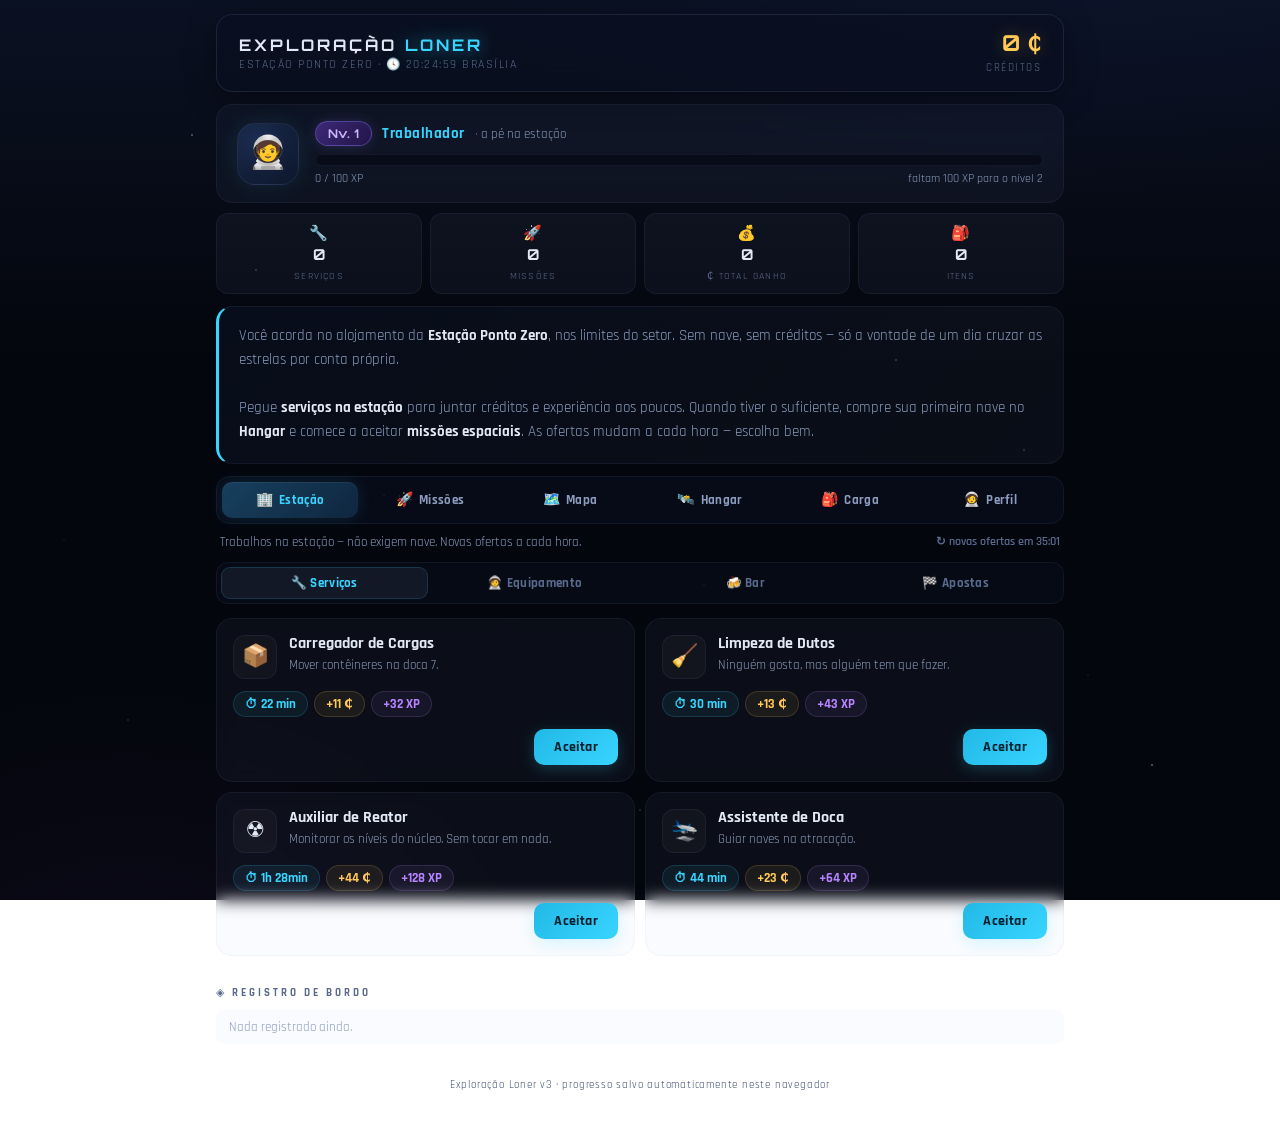
<file: index.html>
<!DOCTYPE html>
<html lang="pt-BR">
<head>
<meta charset="UTF-8">
<meta name="viewport" content="width=device-width, initial-scale=1.0">
<title>Exploração Loner — Ponto Zero</title>
<link rel="preconnect" href="https://fonts.googleapis.com">
<link href="https://fonts.googleapis.com/css2?family=Orbitron:wght@500;700&family=Rajdhani:wght@400;500;600;700&display=swap" rel="stylesheet">
<link rel="stylesheet" href="style.css">
</head>
<body>
<div class="stars"></div>
<div class="stars stars2"></div>

<div class="wrap">

  <header>
    <div class="brand">
      <h1>EXPLORAÇÃO <span>LONER</span></h1>
      <div class="subtitle">Estação Ponto Zero · 🕓 <span class="live-brt" id="brtClock">--:--</span> Brasília</div>
    </div>
    <div class="credits-box">
      <div class="credits"><span id="credits">0</span> ₵</div>
      <small>créditos</small>
    </div>
  </header>

  <!-- painel do jogador -->
  <section class="player-panel">
    <div class="avatar" id="avatar">🧑‍🚀</div>
    <div class="player-info">
      <div class="player-row">
        <span class="level-badge">Nv. <b id="level">1</b></span>
        <span class="rank" id="rank">Trabalhador</span>
        <span class="ship-tag" id="shipName">a pé</span>
      </div>
      <div class="xp-outer" title="Experiência">
        <div class="xp-inner" id="xpBar"></div>
      </div>
      <div class="xp-text"><span id="xpText">0 / 100 XP</span><span id="xpNext"></span></div>
      <div class="fuel-row" id="fuelRow" style="display:none">
        <span class="fuel-icon">⛽</span>
        <div class="fuel-outer"><div class="fuel-inner" id="fuelBar"></div></div>
        <span class="fuel-text" id="fuelText">0/0</span>
      </div>
    </div>
  </section>

  <!-- estatísticas -->
  <section class="stats-row">
    <div class="stat"><span class="st-icon">🔧</span><b id="stJobs">0</b><span>serviços</span></div>
    <div class="stat"><span class="st-icon">🚀</span><b id="stMissions">0</b><span>missões</span></div>
    <div class="stat"><span class="st-icon">💰</span><b id="stEarned">0</b><span>₵ total ganho</span></div>
    <div class="stat"><span class="st-icon">🎒</span><b id="stItems">0</b><span>itens</span></div>
  </section>

  <div id="introBox" class="intro" style="display:none">
    Você acorda no alojamento da <b>Estação Ponto Zero</b>, nos limites do setor. Sem nave, sem créditos — só a vontade de um dia cruzar as estrelas por conta própria.<br><br>
    Pegue <b>serviços na estação</b> para juntar créditos e experiência aos poucos. Quando tiver o suficiente, compre sua primeira nave no <b>Hangar</b> e comece a aceitar <b>missões espaciais</b>. As ofertas mudam a cada hora — escolha bem.
  </div>

  <div id="activePanel" style="display:none"></div>

  <nav class="tabs">
    <div class="tab on" id="tab-station" onclick="setTab('station')"><span class="tab-icon">🏢</span>Estação</div>
    <div class="tab" id="tab-missions" onclick="setTab('missions')"><span class="tab-icon">🚀</span>Missões</div>
    <div class="tab" id="tab-map" onclick="setTab('map')"><span class="tab-icon">🗺️</span>Mapa</div>
    <div class="tab" id="tab-hangar" onclick="setTab('hangar')"><span class="tab-icon">🛰️</span>Hangar</div>
    <div class="tab" id="tab-cargo" onclick="setTab('cargo')"><span class="tab-icon">🎒</span>Carga<span class="tab-badge" id="invBadge" style="display:none">0</span></div>
    <div class="tab" id="tab-profile" onclick="setTab('profile')"><span class="tab-icon">🧑‍🚀</span>Perfil</div>
  </nav>

  <div class="tab-desc"><span id="tabDesc"></span><span class="rotation-note" id="rotationNote"></span></div>
  <div id="content"></div>

  <section class="log-panel">
    <h3>◈ Registro de bordo</h3>
    <div id="log"></div>
  </section>

  <footer>Exploração Loner v3 · progresso salvo automaticamente neste navegador</footer>
</div>

<div class="toast" id="toast"></div>
<div class="levelup" id="levelup"></div>

<script src="game.js"></script>
</body>
</html>
</file>
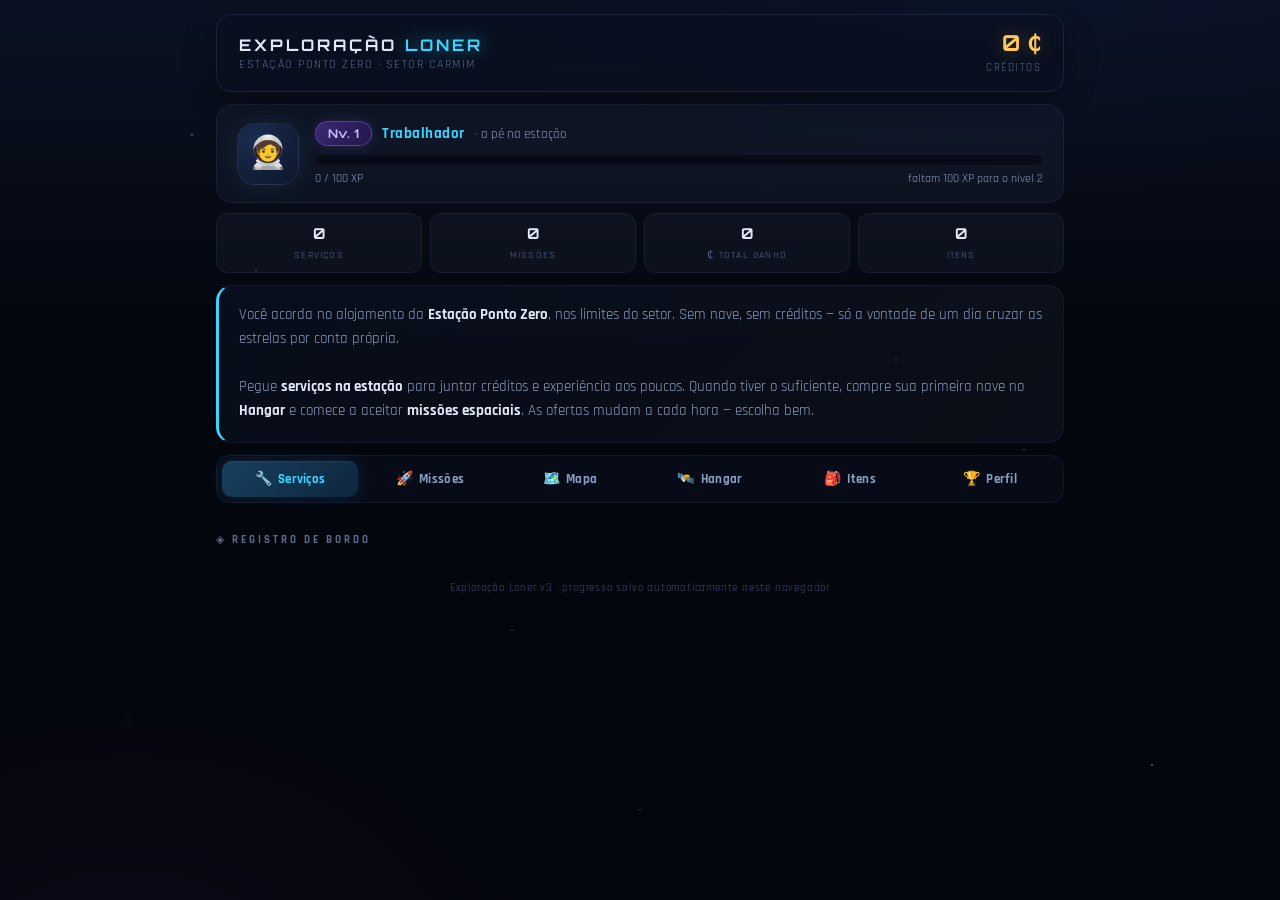
<file: exploracao-espacial.html>
<!DOCTYPE html>
<html lang="pt-BR">
<head>
<meta charset="UTF-8">
<meta name="viewport" content="width=device-width, initial-scale=1.0">
<title>Exploração Loner — Ponto Zero</title>
<link rel="preconnect" href="https://fonts.googleapis.com">
<link href="https://fonts.googleapis.com/css2?family=Orbitron:wght@500;700&family=Rajdhani:wght@400;500;600;700&display=swap" rel="stylesheet">
<link rel="stylesheet" href="style.css">
</head>
<body>
<div class="stars"></div>
<div class="stars stars2"></div>

<div class="wrap">

  <header>
    <div class="brand">
      <h1>EXPLORAÇÃO <span>LONER</span></h1>
      <div class="subtitle">Estação Ponto Zero · Setor Carmim</div>
    </div>
    <div class="credits-box">
      <div class="credits"><span id="credits">0</span> ₵</div>
      <small>créditos</small>
    </div>
  </header>

  <!-- painel do jogador -->
  <section class="player-panel">
    <div class="avatar" id="avatar">🧑‍🚀</div>
    <div class="player-info">
      <div class="player-row">
        <span class="level-badge">Nv. <b id="level">1</b></span>
        <span class="rank" id="rank">Trabalhador</span>
        <span class="ship-tag" id="shipName">a pé</span>
      </div>
      <div class="xp-outer" title="Experiência">
        <div class="xp-inner" id="xpBar"></div>
      </div>
      <div class="xp-text"><span id="xpText">0 / 100 XP</span><span id="xpNext"></span></div>
      <div class="fuel-row" id="fuelRow" style="display:none">
        <span class="fuel-icon">⛽</span>
        <div class="fuel-outer"><div class="fuel-inner" id="fuelBar"></div></div>
        <span class="fuel-text" id="fuelText">0/0</span>
      </div>
    </div>
  </section>

  <!-- estatísticas -->
  <section class="stats-row">
    <div class="stat"><b id="stJobs">0</b><span>serviços</span></div>
    <div class="stat"><b id="stMissions">0</b><span>missões</span></div>
    <div class="stat"><b id="stEarned">0</b><span>₵ total ganho</span></div>
    <div class="stat"><b id="stItems">0</b><span>itens</span></div>
  </section>

  <div id="introBox" class="intro" style="display:none">
    Você acorda no alojamento da <b>Estação Ponto Zero</b>, nos limites do setor. Sem nave, sem créditos — só a vontade de um dia cruzar as estrelas por conta própria.<br><br>
    Pegue <b>serviços na estação</b> para juntar créditos e experiência aos poucos. Quando tiver o suficiente, compre sua primeira nave no <b>Hangar</b> e comece a aceitar <b>missões espaciais</b>. As ofertas mudam a cada hora — escolha bem.
  </div>

  <div id="activePanel" style="display:none"></div>

  <nav class="tabs">
    <div class="tab on" id="tab-jobs" onclick="setTab('jobs')"><span class="tab-icon">🔧</span>Serviços</div>
    <div class="tab" id="tab-missions" onclick="setTab('missions')"><span class="tab-icon">🚀</span>Missões</div>
    <div class="tab" id="tab-map" onclick="setTab('map')"><span class="tab-icon">🗺️</span>Mapa</div>
    <div class="tab" id="tab-hangar" onclick="setTab('hangar')"><span class="tab-icon">🛰️</span>Hangar</div>
    <div class="tab" id="tab-inventory" onclick="setTab('inventory')"><span class="tab-icon">🎒</span>Itens<span class="tab-badge" id="invBadge" style="display:none">0</span></div>
    <div class="tab" id="tab-profile" onclick="setTab('profile')"><span class="tab-icon">🏆</span>Perfil</div>
  </nav>

  <div class="rotation-note" id="rotationNote"></div>
  <div id="content"></div>

  <section class="log-panel">
    <h3>◈ Registro de bordo</h3>
    <div id="log"></div>
  </section>

  <footer>Exploração Loner v3 · progresso salvo automaticamente neste navegador</footer>
</div>

<div class="toast" id="toast"></div>
<div class="levelup" id="levelup"></div>

<script src="game.js"></script>
</body>
</html>
</file>
<file: style.css>
/* ============================================================
   EXPLORAÇÃO LONER — tema escuro moderno (glass + neon suave)
   ============================================================ */

:root {
  --bg0: #04060d;
  --bg1: #0a1122;

  --panel: rgba(148, 170, 220, 0.05);
  --panel-solid: #0c1322;
  --panel-hover: rgba(148, 170, 220, 0.09);
  --border: rgba(148, 170, 220, 0.13);
  --border-soft: rgba(148, 170, 220, 0.08);

  --text: #e2e8f5;
  --dim: #8b9cbd;
  --faint: #5a6a8c;

  --accent: #38d5ff;
  --accent2: #8b7bff;
  --gold: #ffc857;
  --green: #4ade80;
  --red: #f87171;
  --orange: #fb923c;
  --xp: #b784ff;

  --r-comum: #94a3b8;
  --r-incomum: #4ade80;
  --r-raro: #38a5ff;
  --r-epico: #b784ff;
  --r-lendario: #ffc857;

  --radius: 16px;
  --radius-sm: 10px;
}

* { margin: 0; padding: 0; box-sizing: border-box; }

html { scrollbar-color: #223052 transparent; }

body {
  background:
    radial-gradient(ellipse 900px 500px at 80% -10%, #14205033 0%, transparent 60%),
    radial-gradient(ellipse 700px 500px at 10% 110%, #2a174633 0%, transparent 60%),
    linear-gradient(180deg, var(--bg1) 0%, var(--bg0) 40%);
  background-attachment: fixed;
  color: var(--text);
  font-family: 'Rajdhani', 'Segoe UI', system-ui, sans-serif;
  font-size: 16px;
  min-height: 100vh;
  overflow-x: hidden;
}

/* ---------- fundo estrelado ---------- */
.stars {
  position: fixed; inset: 0; pointer-events: none; z-index: 0;
  background:
    radial-gradient(1px 1px at 20% 30%, #fff8, transparent),
    radial-gradient(1px 1px at 40% 70%, #fff6, transparent),
    radial-gradient(1.5px 1.5px at 60% 20%, #fffa, transparent),
    radial-gradient(1px 1px at 80% 50%, #fff7, transparent),
    radial-gradient(1px 1px at 10% 80%, #fff5, transparent),
    radial-gradient(1.5px 1.5px at 90% 85%, #fff8, transparent),
    radial-gradient(1px 1px at 50% 90%, #fff6, transparent),
    radial-gradient(1px 1px at 70% 40%, #fff9, transparent),
    radial-gradient(1px 1px at 30% 55%, #fff5, transparent),
    radial-gradient(1.5px 1.5px at 15% 15%, #fff7, transparent);
  animation: twinkle 7s ease-in-out infinite;
}
.stars2 {
  background:
    radial-gradient(1px 1px at 25% 45%, #9fd8ff55, transparent),
    radial-gradient(1px 1px at 55% 65%, #9fd8ff44, transparent),
    radial-gradient(1.5px 1.5px at 75% 15%, #c0a8ff44, transparent),
    radial-gradient(1px 1px at 85% 75%, #9fd8ff33, transparent),
    radial-gradient(1px 1px at 5% 60%, #c0a8ff33, transparent);
  animation-delay: 3.5s;
}
@keyframes twinkle { 0%, 100% { opacity: 1; } 50% { opacity: .75; } }

.wrap { position: relative; z-index: 1; max-width: 880px; margin: 0 auto; padding: 14px 16px 48px; }

/* ============================================================
   HEADER (fixo no topo, com blur)
   ============================================================ */
header {
  position: sticky; top: 10px; z-index: 40;
  display: flex; justify-content: space-between; align-items: center;
  padding: 14px 22px;
  background: rgba(10, 16, 32, 0.72);
  backdrop-filter: blur(16px);
  -webkit-backdrop-filter: blur(16px);
  border: 1px solid var(--border);
  border-radius: var(--radius);
  margin-bottom: 12px;
  box-shadow: 0 8px 32px #00000055;
}
.brand h1 {
  font-family: 'Orbitron', sans-serif;
  font-size: 16px; font-weight: 700; letter-spacing: 3px; color: var(--text);
}
.brand h1 span { color: var(--accent); text-shadow: 0 0 18px #38d5ff99; }
.brand .subtitle { font-size: 11.5px; color: var(--faint); letter-spacing: 1.5px; margin-top: 2px; text-transform: uppercase; }
.credits-box { text-align: right; }
.credits {
  font-family: 'Orbitron', sans-serif;
  font-size: 22px; font-weight: 700; color: var(--gold);
  text-shadow: 0 0 18px #ffc85744;
}
.credits-box small { font-size: 10.5px; color: var(--faint); letter-spacing: 1.5px; text-transform: uppercase; }

/* ============================================================
   PAINEL DO JOGADOR
   ============================================================ */
.player-panel {
  display: flex; gap: 16px; align-items: center;
  background: var(--panel);
  backdrop-filter: blur(10px);
  border: 1px solid var(--border-soft);
  border-radius: var(--radius);
  padding: 16px 20px;
  margin-bottom: 10px;
}
.avatar {
  width: 62px; height: 62px; flex-shrink: 0;
  display: flex; align-items: center; justify-content: center;
  font-size: 32px;
  background: radial-gradient(circle at 35% 30%, #1e2d54, #0b1122);
  border: 1px solid var(--border);
  border-radius: 18px;
  box-shadow: 0 0 24px #38d5ff1a, inset 0 0 20px #38d5ff0d;
}
.player-info { flex: 1; min-width: 0; }
.player-row { display: flex; align-items: center; gap: 10px; flex-wrap: wrap; margin-bottom: 8px; }
.level-badge {
  font-family: 'Orbitron', sans-serif;
  font-size: 12px; font-weight: 700;
  background: linear-gradient(135deg, #3d2a78, #221548);
  border: 1px solid #8b7bff66;
  color: #cdb8ff;
  padding: 4px 12px; border-radius: 999px;
  box-shadow: 0 0 14px #8b7bff33;
}
.rank { font-size: 14.5px; font-weight: 700; color: var(--accent); letter-spacing: .5px; }
.ship-tag { font-size: 12.5px; color: var(--dim); }
.ship-tag::before { content: '·  '; color: var(--faint); }

.xp-outer {
  height: 12px; background: #070c18;
  border: 1px solid var(--border-soft);
  border-radius: 999px; overflow: hidden;
  position: relative;
}
.xp-inner {
  height: 100%; width: 0%;
  background: linear-gradient(90deg, #7b5cff, var(--xp), #d0a8ff);
  border-radius: 999px;
  transition: width .6s ease;
  box-shadow: 0 0 12px #b784ff99;
  position: relative; overflow: hidden;
}
.xp-inner::after {
  content: ''; position: absolute; inset: 0;
  background: linear-gradient(110deg, transparent 30%, #ffffff33 50%, transparent 70%);
  animation: shimmer 2.4s infinite;
}
@keyframes shimmer { 0% { transform: translateX(-100%); } 100% { transform: translateX(100%); } }
.xp-text { display: flex; justify-content: space-between; font-size: 11.5px; color: var(--dim); margin-top: 5px; font-variant-numeric: tabular-nums; }

.fuel-row { display: flex; align-items: center; gap: 8px; margin-top: 9px; }
.fuel-icon { font-size: 13px; }
.fuel-outer {
  flex: 1; height: 9px; background: #070c18;
  border: 1px solid var(--border-soft);
  border-radius: 999px; overflow: hidden;
}
.fuel-inner {
  height: 100%; width: 0%;
  background: linear-gradient(90deg, #f97316, var(--orange), #fdba74);
  border-radius: 999px; transition: width .4s ease;
  box-shadow: 0 0 10px #fb923c77;
}
.fuel-text { font-size: 11.5px; color: var(--dim); font-variant-numeric: tabular-nums; white-space: nowrap; font-weight: 600; }

/* ============================================================
   ESTATÍSTICAS
   ============================================================ */
.stats-row { display: grid; grid-template-columns: repeat(4, 1fr); gap: 8px; margin-bottom: 12px; }
.stat {
  background: var(--panel); border: 1px solid var(--border-soft); border-radius: 12px;
  padding: 10px 6px 8px; text-align: center;
  transition: background .2s;
}
.stat:hover { background: var(--panel-hover); }
.stat .st-icon { display: block; font-size: 15px; margin-bottom: 2px; }
.stat b { display: block; font-family: 'Orbitron', sans-serif; font-size: 15px; color: var(--text); }
.stat span { font-size: 10px; color: var(--faint); text-transform: uppercase; letter-spacing: 1.2px; }

/* ============================================================
   INTRO
   ============================================================ */
.intro {
  background: linear-gradient(135deg, #0e1a3255, var(--panel));
  border: 1px solid var(--border-soft);
  border-left: 3px solid var(--accent);
  border-radius: var(--radius);
  padding: 18px 20px; margin-bottom: 12px;
  font-size: 14.5px; color: var(--dim); line-height: 1.65;
}
.intro b { color: var(--text); }

/* ============================================================
   ATIVIDADE ATIVA
   ============================================================ */
.active-panel {
  background: linear-gradient(135deg, #0e1e3d, #0a1428);
  border: 1px solid #38d5ff55;
  border-radius: var(--radius);
  padding: 18px 22px; margin-bottom: 12px;
  box-shadow: 0 0 36px #38d5ff14, inset 0 1px 0 #ffffff0a;
}
.active-head { display: flex; align-items: center; gap: 12px; }
.active-emoji {
  width: 46px; height: 46px; flex-shrink: 0;
  display: flex; align-items: center; justify-content: center;
  font-size: 24px;
  background: #38d5ff14; border: 1px solid #38d5ff33; border-radius: 12px;
}
.active-panel h3 { font-size: 17px; }
.type-tag { font-size: 10.5px; text-transform: uppercase; letter-spacing: 2.5px; color: var(--accent); font-weight: 700; }
.progress-outer {
  height: 12px; background: #060b16;
  border: 1px solid var(--border-soft);
  border-radius: 999px; margin: 14px 0 12px; overflow: hidden;
}
.progress-inner {
  height: 100%; background: linear-gradient(90deg, #0ea5e9, var(--accent), #7ee8ff);
  border-radius: 999px; transition: width 1s linear;
  box-shadow: 0 0 10px #38d5ffaa;
  position: relative; overflow: hidden;
}
.progress-inner::after {
  content: ''; position: absolute; inset: 0;
  background: linear-gradient(110deg, transparent 30%, #ffffff40 50%, transparent 70%);
  animation: shimmer 2s infinite;
}
.active-row { display: flex; justify-content: space-between; align-items: center; font-size: 14px; flex-wrap: wrap; gap: 10px; }
.active-rewards { display: flex; gap: 8px; flex-wrap: wrap; }
.countdown {
  font-family: 'Orbitron', sans-serif; font-size: 17px;
  font-variant-numeric: tabular-nums; font-weight: 700; color: var(--accent);
  text-shadow: 0 0 12px #38d5ff66;
}

/* ============================================================
   ABAS
   ============================================================ */
.tabs {
  display: grid; grid-template-columns: repeat(3, 1fr); gap: 4px;
  background: rgba(10, 16, 32, 0.6);
  border: 1px solid var(--border-soft);
  border-radius: 14px;
  padding: 5px;
  margin-bottom: 8px;
}
@media (min-width: 640px) { .tabs { grid-template-columns: repeat(6, 1fr); } }
.tab {
  padding: 9px 4px; text-align: center; font-size: 13px; font-weight: 700;
  cursor: pointer; position: relative;
  border-radius: 10px;
  color: var(--dim); user-select: none; transition: all .18s;
  display: flex; align-items: center; justify-content: center; gap: 6px;
  letter-spacing: .3px;
}
.tab-icon { font-size: 14px; }
.tab:hover { color: var(--text); background: var(--panel-hover); }
.tab.on {
  background: linear-gradient(135deg, #16405e, #10263f);
  color: var(--accent);
  box-shadow: 0 0 16px #38d5ff22, inset 0 1px 0 #ffffff0f;
}
.tab.locked { opacity: .35; cursor: not-allowed; }
.tab-badge {
  font-size: 10px; background: var(--accent2); color: #fff;
  border-radius: 999px; padding: 1px 6px; font-weight: 700;
}

/* descrição da aba + rotação */
.tab-desc {
  font-size: 13px; color: var(--dim);
  padding: 2px 4px; margin-bottom: 10px;
  display: flex; justify-content: space-between; align-items: center; gap: 10px; flex-wrap: wrap;
}
.rotation-note {
  font-size: 12px; color: var(--faint); font-variant-numeric: tabular-nums;
  white-space: nowrap; font-weight: 600;
}

/* ============================================================
   CARDS DE OFERTA
   ============================================================ */
.offers-grid { display: grid; grid-template-columns: 1fr; gap: 10px; }
@media (min-width: 640px) { .offers-grid { grid-template-columns: 1fr 1fr; } }

.card {
  background: var(--panel);
  backdrop-filter: blur(8px);
  border: 1px solid var(--border-soft);
  border-radius: var(--radius);
  padding: 16px;
  display: flex; flex-direction: column; gap: 12px;
  transition: border-color .2s, transform .2s, box-shadow .2s, background .2s;
  animation: fadeUp .3s ease both;
}
@keyframes fadeUp { from { opacity: 0; transform: translateY(6px); } to { opacity: 1; transform: translateY(0); } }
.card:hover {
  border-color: #38d5ff44;
  background: var(--panel-hover);
  transform: translateY(-2px);
  box-shadow: 0 10px 30px #00000044;
}

.offer-head { display: flex; gap: 12px; align-items: flex-start; }
.offer-icon {
  width: 44px; height: 44px; flex-shrink: 0;
  display: flex; align-items: center; justify-content: center;
  font-size: 22px;
  background: #ffffff08; border: 1px solid var(--border-soft);
  border-radius: 12px;
}
.offer-head h4 { font-size: 15.5px; line-height: 1.2; }
.offer-head p { font-size: 13px; color: var(--dim); line-height: 1.45; margin-top: 3px; }

/* chips de informação */
.chips { display: flex; flex-wrap: wrap; gap: 6px; }
.chip {
  display: inline-flex; align-items: center; gap: 5px;
  padding: 4px 11px; border-radius: 999px;
  font-size: 12.5px; font-weight: 700;
  background: #ffffff08; border: 1px solid #ffffff0f;
  color: var(--dim);
}
.chip-time  { color: var(--accent);  background: #38d5ff12; border-color: #38d5ff2a; }
.chip-pay   { color: var(--gold);    background: #ffc85712; border-color: #ffc8572a; }
.chip-xp    { color: var(--xp);      background: #b784ff12; border-color: #b784ff2a; }
.chip-fuel  { color: var(--orange);  background: #fb923c12; border-color: #fb923c2a; }
.chip-lvl   { color: var(--dim); }
.chip-lvl.req { color: var(--red); background: #f8717112; border-color: #f871712a; }

.offer-foot { display: flex; justify-content: space-between; align-items: center; gap: 10px; margin-top: auto; }
.offer-foot .faction-chip { font-size: 12px; font-weight: 700; }

/* ============================================================
   BOTÕES
   ============================================================ */
button {
  font-family: inherit; font-weight: 700; letter-spacing: .4px;
  font-size: 13.5px;
  padding: 9px 20px;
  border-radius: var(--radius-sm);
  cursor: pointer; white-space: nowrap;
  transition: all .18s;
  background: #ffffff0a; color: var(--dim);
  border: 1px solid var(--border);
}
button:disabled { opacity: .35; cursor: not-allowed; }

button.accept {
  background: linear-gradient(135deg, #22b8e6, #38d5ff);
  color: #03202e; border: none;
  box-shadow: 0 4px 16px #38d5ff33;
}
button.accept:hover:not(:disabled) { box-shadow: 0 6px 22px #38d5ff55; transform: translateY(-1px); }
button.accept:disabled { background: #ffffff0a; color: var(--faint); border: 1px solid var(--border-soft); box-shadow: none; }

button.buy {
  background: linear-gradient(135deg, #e6a93e, #ffc857);
  color: #241700; border: none;
  box-shadow: 0 4px 16px #ffc85733;
}
button.buy:hover:not(:disabled) { box-shadow: 0 6px 22px #ffc85755; transform: translateY(-1px); }
button.buy:disabled { background: #ffffff0a; color: var(--faint); border: 1px solid var(--border-soft); box-shadow: none; }

button.collect {
  background: linear-gradient(135deg, #2fbe66, #4ade80);
  color: #03230f; border: none;
  animation: pulse 1.6s infinite;
}
button.collect:hover { box-shadow: 0 6px 24px #4ade8066; }
@keyframes pulse { 0%,100% { box-shadow: 0 0 0 0 #4ade8055; } 50% { box-shadow: 0 0 0 10px #4ade8000; } }

button.danger {
  background: transparent; color: var(--red);
  border: 1px solid #f8717144;
  font-size: 11.5px; padding: 5px 14px;
}
button.danger:hover { background: #f8717118; border-color: var(--red); }

button.sell { color: var(--gold); border-color: #ffc85733; background: #ffc8570d; }
button.sell:hover:not(:disabled) { background: #ffc85725; border-color: var(--gold); }

button.fuel-btn { color: var(--orange); border-color: #fb923c33; background: #fb923c0d; font-size: 12.5px; padding: 7px 14px; }
button.fuel-btn:hover:not(:disabled) { background: #fb923c22; border-color: var(--orange); }

/* ============================================================
   HANGAR
   ============================================================ */
.hangar-grid { display: grid; grid-template-columns: 1fr; gap: 10px; }
.ship-card { flex-direction: row; justify-content: space-between; align-items: center; gap: 14px; }
.ship-card .info { flex: 1; }
.ship-card.owned { border-color: #4ade8033; }
.ship-card.current {
  border-color: #38d5ff55;
  background: linear-gradient(135deg, #0e223d55, var(--panel));
  box-shadow: 0 0 24px #38d5ff11;
}
.owned-tag { font-size: 10px; color: var(--green); text-transform: uppercase; letter-spacing: 1.5px; font-weight: 700; }
.ship-icon { font-size: 26px; margin-right: 6px; }

.fuel-station {
  display: flex; justify-content: space-between; align-items: center; gap: 10px; flex-wrap: wrap;
  background: linear-gradient(135deg, #1c130a44, var(--panel));
  border: 1px solid #fb923c2a;
  border-radius: var(--radius);
  padding: 13px 18px; margin-bottom: 12px; font-size: 13.5px;
}
.fuel-station .fs-info { color: var(--dim); font-weight: 600; }
.fuel-station .fs-info b { color: var(--orange); }
.fuel-station .fs-actions { display: flex; gap: 6px; }

.slots-note { font-size: 13px; color: var(--dim); margin-bottom: 10px; }
.slots-note b { color: var(--accent2); }

.module-grid { display: grid; grid-template-columns: 1fr; gap: 10px; }
@media (min-width: 640px) { .module-grid { grid-template-columns: 1fr 1fr; } }
.module-card {
  background: var(--panel); border: 1px solid var(--border-soft); border-radius: var(--radius);
  padding: 14px 16px; display: flex; flex-direction: column; gap: 10px;
  transition: border-color .2s, background .2s;
}
.module-card:hover { background: var(--panel-hover); }
.module-card.installed {
  border-color: #8b7bff44;
  background: linear-gradient(135deg, #1b143855, var(--panel));
}
.module-top { display: flex; align-items: center; gap: 12px; }
.module-top .m-icon {
  width: 40px; height: 40px; flex-shrink: 0;
  display: flex; align-items: center; justify-content: center;
  font-size: 20px;
  background: #8b7bff14; border: 1px solid #8b7bff2a; border-radius: 10px;
}
.module-top h5 { font-size: 14.5px; }
.module-effect { font-size: 12.5px; color: var(--accent2); font-weight: 700; margin-top: 2px; }

/* ============================================================
   SEÇÕES
   ============================================================ */
.section-title {
  font-size: 12px; text-transform: uppercase; letter-spacing: 3px; color: var(--dim);
  margin: 26px 0 12px; display: flex; align-items: center; gap: 10px; font-weight: 700;
}
.section-title::after { content: ''; flex: 1; height: 1px; background: linear-gradient(90deg, var(--border), transparent); }

/* ============================================================
   CONTRATO DIÁRIO
   ============================================================ */
.daily-card {
  border: 1px solid #ffc85744;
  background: linear-gradient(135deg, #221a0d66, var(--panel));
  box-shadow: 0 0 28px #ffc85714;
  margin-bottom: 12px;
}
.daily-card:hover { border-color: #ffc85777; }
.daily-tag {
  font-size: 10.5px; text-transform: uppercase; letter-spacing: 2.5px; color: var(--gold);
  margin-bottom: 6px; font-weight: 700;
}
.daily-done {
  background: var(--panel); border: 1px solid var(--border-soft); border-left: 3px solid var(--gold);
  border-radius: var(--radius); padding: 14px 18px; margin-bottom: 12px;
  font-size: 13.5px; color: var(--dim); line-height: 1.5;
}
.daily-done b { color: var(--gold); }

/* ============================================================
   FACÇÕES / REPUTAÇÃO
   ============================================================ */
.faction-chip { font-size: 12px; font-weight: 700; }

.rep-card {
  background: var(--panel); border: 1px solid var(--border-soft); border-radius: var(--radius);
  padding: 16px 18px; margin-bottom: 10px;
}
.rep-head { display: flex; justify-content: space-between; align-items: center; margin-bottom: 8px; }
.rep-head h4 { font-size: 15px; }
.rep-level { font-size: 11.5px; font-weight: 700; text-transform: uppercase; letter-spacing: 1.5px; }
.rep-outer { height: 9px; background: #070c18; border: 1px solid var(--border-soft); border-radius: 999px; overflow: hidden; margin: 8px 0 7px; }
.rep-inner { height: 100%; border-radius: 999px; transition: width .4s ease; }
.rep-benefit { font-size: 12px; color: var(--dim); }
.rep-pts { font-size: 11.5px; color: var(--faint); font-variant-numeric: tabular-nums; font-weight: 600; }

/* ============================================================
   INVENTÁRIO / MERCADO
   ============================================================ */
.inv-header {
  display: flex; justify-content: space-between; align-items: center; gap: 10px; flex-wrap: wrap;
  margin-bottom: 8px; font-size: 13.5px; color: var(--dim);
}
.market-note { font-size: 12.5px; color: var(--faint); margin-bottom: 12px; line-height: 1.5; }

.inv-grid { display: grid; grid-template-columns: repeat(auto-fill, minmax(210px, 1fr)); gap: 10px; }
.item-card {
  background: var(--panel); border: 1px solid var(--border-soft); border-radius: 14px;
  padding: 13px 14px; display: flex; flex-direction: column; gap: 9px;
  border-top: 2.5px solid var(--border);
  transition: background .2s, transform .2s;
}
.item-card:hover { background: var(--panel-hover); transform: translateY(-1px); }
.item-card.r-comum    { border-top-color: var(--r-comum); }
.item-card.r-incomum  { border-top-color: var(--r-incomum); }
.item-card.r-raro     { border-top-color: var(--r-raro); }
.item-card.r-epico    { border-top-color: var(--r-epico); }
.item-card.r-lendario { border-top-color: var(--r-lendario); box-shadow: 0 0 18px #ffc8571e; }
.item-top { display: flex; align-items: center; gap: 10px; }
.item-icon { font-size: 24px; }
.item-name { font-size: 14px; font-weight: 700; line-height: 1.2; }
.item-rarity { font-size: 10px; text-transform: uppercase; letter-spacing: 1.5px; font-weight: 700; }
.r-comum    .item-rarity { color: var(--r-comum); }
.r-incomum  .item-rarity { color: var(--r-incomum); }
.r-raro     .item-rarity { color: var(--r-raro); }
.r-epico    .item-rarity { color: var(--r-epico); }
.r-lendario .item-rarity { color: var(--r-lendario); }
.item-bottom { display: flex; justify-content: space-between; align-items: center; font-size: 13px; }
.item-qty { color: var(--dim); }
.item-qty b { color: var(--text); }
.item-value { color: var(--gold); font-weight: 700; }
.item-actions { display: flex; gap: 6px; }
.item-actions button { flex: 1; padding: 6px 8px; font-size: 12px; }

.trend-up { color: var(--green); font-weight: 700; }
.trend-down { color: var(--red); font-weight: 700; }
.trend-flat { color: var(--faint); }

/* ---------- fabricação ---------- */
.recipe-grid { display: grid; grid-template-columns: 1fr; gap: 10px; }
@media (min-width: 640px) { .recipe-grid { grid-template-columns: 1fr 1fr; } }
.recipe-card {
  background: var(--panel); border: 1px solid var(--border-soft); border-radius: var(--radius);
  padding: 14px 16px; display: flex; flex-direction: column; gap: 10px;
  transition: background .2s;
}
.recipe-card:hover { background: var(--panel-hover); }
.recipe-top { display: flex; align-items: center; gap: 12px; }
.recipe-top .r-icon {
  width: 40px; height: 40px; flex-shrink: 0;
  display: flex; align-items: center; justify-content: center;
  font-size: 20px;
  background: #38d5ff10; border: 1px solid #38d5ff22; border-radius: 10px;
}
.recipe-top h5 { font-size: 14.5px; }
.recipe-top .r-out { font-size: 12px; color: var(--dim); margin-top: 2px; }
.recipe-needs { display: flex; flex-wrap: wrap; gap: 6px; font-size: 12px; }
.need {
  background: #ffffff06; border: 1px solid var(--border-soft); border-radius: 999px;
  padding: 3px 10px; color: var(--dim); font-weight: 600;
}
.need.ok { border-color: #4ade8040; color: var(--green); background: #4ade800d; }
.need.missing { border-color: #f8717140; color: var(--red); background: #f871710d; }
.recipe-card .actions, .module-card .actions { display: flex; justify-content: flex-end; }
.recipe-card button { font-size: 12.5px; padding: 7px 16px; }

/* ============================================================
   CONQUISTAS
   ============================================================ */
.ach-grid { display: grid; grid-template-columns: 1fr; gap: 8px; }
@media (min-width: 640px) { .ach-grid { grid-template-columns: 1fr 1fr; } }
.ach-card {
  background: var(--panel); border: 1px solid var(--border-soft); border-radius: 12px;
  padding: 12px 16px; display: flex; align-items: center; gap: 12px;
  opacity: .5; transition: opacity .2s;
}
.ach-card.done {
  opacity: 1; border-color: #4ade8033;
  background: linear-gradient(135deg, #0d201755, var(--panel));
}
.ach-check { font-size: 18px; flex-shrink: 0; }
.ach-info h5 { font-size: 13.5px; }
.ach-info p { font-size: 11.5px; color: var(--dim); margin-top: 1px; }
.ach-reward { margin-left: auto; font-size: 12px; color: var(--gold); font-weight: 700; white-space: nowrap; }

/* ============================================================
   MAPA
   ============================================================ */
.map-box {
  position: relative; width: 100%; aspect-ratio: 16 / 11;
  background:
    radial-gradient(ellipse at 50% 50%, #14264a2e 0%, transparent 60%),
    radial-gradient(1px 1px at 15% 20%, #fff6, transparent),
    radial-gradient(1px 1px at 80% 30%, #fff5, transparent),
    radial-gradient(1px 1px at 40% 80%, #fff4, transparent),
    radial-gradient(1px 1px at 65% 60%, #fff5, transparent),
    radial-gradient(1.5px 1.5px at 90% 80%, #fff6, transparent),
    linear-gradient(160deg, #0a1226, #060b18);
  border: 1px solid var(--border);
  border-radius: var(--radius);
  overflow: hidden; margin-bottom: 12px;
  box-shadow: inset 0 0 60px #00000066;
}
@media (max-width: 640px) { .map-box { aspect-ratio: 4 / 5; } }
.map-loc {
  position: absolute; transform: translate(-50%, -50%);
  display: flex; flex-direction: column; align-items: center; gap: 3px;
  cursor: pointer; user-select: none; text-align: center;
  transition: transform .15s;
  z-index: 2;
}
.map-loc:hover { transform: translate(-50%, -50%) scale(1.14); z-index: 3; }
.map-loc .loc-icon { font-size: 21px; filter: grayscale(.75) brightness(.55); transition: filter .2s; }
.map-loc .loc-name {
  font-size: 10px; color: var(--faint); letter-spacing: .5px; font-weight: 600;
  background: #04060dcc; padding: 2px 8px; border-radius: 999px;
  border: 1px solid transparent;
  white-space: nowrap;
}
.map-loc.open .loc-icon { filter: none; }
.map-loc.open .loc-name { color: var(--green); border-color: #4ade8033; }
.map-loc.open::before {
  content: ''; position: absolute; top: 0; left: 50%;
  width: 36px; height: 36px; transform: translate(-50%, -22%);
  border: 1.5px solid var(--green); border-radius: 50%;
  animation: locPulse 2s infinite;
}
@keyframes locPulse {
  0% { opacity: .9; transform: translate(-50%, -22%) scale(.75); }
  100% { opacity: 0; transform: translate(-50%, -22%) scale(1.55); }
}
.map-loc.idle .loc-icon { filter: grayscale(.35) brightness(.85); }
.map-loc.locked { cursor: default; }
.map-loc.locked .loc-name { color: #3d4c6e; }
.map-loc.selected .loc-name { color: var(--accent); border-color: var(--accent); }
.map-station {
  position: absolute; left: 50%; top: 50%; transform: translate(-50%, -50%);
  display: flex; flex-direction: column; align-items: center; z-index: 1;
}
.map-station .st-icon { font-size: 28px; animation: floatY 4s ease-in-out infinite; filter: drop-shadow(0 0 10px #38d5ff66); }
.map-station .st-name {
  font-family: 'Orbitron', sans-serif; font-size: 9px; letter-spacing: 2.5px;
  color: var(--accent); margin-top: 3px; font-weight: 700;
}
@keyframes floatY { 0%,100% { transform: translateY(0); } 50% { transform: translateY(-5px); } }
.map-detail { margin-bottom: 12px; }
.map-hint { font-size: 12.5px; color: var(--faint); text-align: center; padding: 6px 0 2px; }

/* ============================================================
   PERFIL
   ============================================================ */
.profile-stats { display: grid; grid-template-columns: repeat(2, 1fr); gap: 8px; margin-bottom: 4px; }
@media (min-width: 640px) { .profile-stats { grid-template-columns: repeat(3, 1fr); } }
.pstat {
  background: var(--panel); border: 1px solid var(--border-soft); border-radius: 12px;
  padding: 12px 10px; text-align: center;
}
.pstat b { display: block; font-family: 'Orbitron', sans-serif; font-size: 16px; color: var(--text); }
.pstat span { font-size: 10px; color: var(--faint); text-transform: uppercase; letter-spacing: 1.2px; }

/* ============================================================
   ESTADOS VAZIOS / LOG / RODAPÉ
   ============================================================ */
.empty-note {
  text-align: center; color: var(--dim); font-size: 14px; padding: 44px 10px;
  background: var(--panel); border: 1px dashed var(--border);
  border-radius: var(--radius); line-height: 1.7;
}

.log-panel { margin-top: 30px; }
.log-panel h3 {
  font-size: 11px; text-transform: uppercase; letter-spacing: 3px;
  color: var(--faint); margin-bottom: 10px; font-weight: 700;
}
.log-entry {
  font-size: 13px; color: var(--dim); padding: 7px 12px;
  background: var(--panel); border: 1px solid transparent;
  border-radius: 8px; margin-bottom: 4px; line-height: 1.45;
}
.log-entry b { color: var(--gold); font-weight: 700; }
.log-entry .xpg { color: var(--xp); font-weight: 700; }
.log-entry .lt { color: var(--faint); margin-right: 8px; font-variant-numeric: tabular-nums; }

footer { text-align: center; font-size: 11px; color: #3d4c6e; margin-top: 34px; letter-spacing: .8px; }

/* ============================================================
   TOAST / LEVEL UP
   ============================================================ */
.toast {
  position: fixed; bottom: 26px; left: 50%; transform: translateX(-50%) translateY(8px);
  background: rgba(12, 22, 40, 0.92);
  backdrop-filter: blur(12px);
  border: 1px solid #4ade8055; color: var(--green);
  padding: 12px 26px; border-radius: 12px;
  font-size: 14px; font-weight: 700; z-index: 60;
  opacity: 0; transition: all .3s; pointer-events: none;
  max-width: 90vw; text-align: center;
  box-shadow: 0 10px 40px #00000088;
}
.toast.show { opacity: 1; transform: translateX(-50%) translateY(0); }

.levelup {
  position: fixed; top: 32%; left: 50%; transform: translate(-50%, -50%) scale(.85);
  background: linear-gradient(135deg, #35226b, #150f30);
  border: 1px solid #b784ff77; color: #d8c2ff;
  font-family: 'Orbitron', sans-serif; font-size: 21px; font-weight: 700;
  padding: 22px 44px; border-radius: 18px; z-index: 70; text-align: center;
  box-shadow: 0 0 60px #b784ff55, 0 20px 60px #00000088;
  opacity: 0; pointer-events: none; transition: all .4s cubic-bezier(.34, 1.56, .64, 1);
}
.levelup.show { opacity: 1; transform: translate(-50%, -50%) scale(1); }

/* ============================================================
   SUB-ABAS (páginas internas)
   ============================================================ */
.subtabs {
  display: flex; gap: 4px; flex-wrap: wrap;
  margin-bottom: 14px;
  background: rgba(10, 16, 32, 0.45);
  border: 1px solid var(--border-soft);
  border-radius: 12px;
  padding: 4px;
}
.subtab {
  flex: 1; min-width: 90px;
  padding: 8px 10px; text-align: center;
  font-size: 12.5px; font-weight: 700; letter-spacing: .3px;
  color: var(--faint); cursor: pointer; user-select: none;
  border-radius: 9px; transition: all .15s;
  white-space: nowrap;
}
.subtab:hover { color: var(--text); background: var(--panel-hover); }
.subtab.on { background: var(--panel-hover); color: var(--accent); box-shadow: inset 0 0 0 1px #38d5ff2a; }

/* ============================================================
   ENCOMENDAS
   ============================================================ */
.order-card { gap: 10px; }
.order-card.done { border-color: #4ade8033; opacity: .8; }
.order-scope {
  font-size: 10.5px; text-transform: uppercase; letter-spacing: 2.5px;
  font-weight: 700; color: var(--accent); margin-bottom: 4px;
}
.order-scope.weekly { color: var(--accent2); }
.order-progress-outer {
  height: 10px; background: #070c18; border: 1px solid var(--border-soft);
  border-radius: 999px; overflow: hidden;
}
.order-progress-inner {
  height: 100%; border-radius: 999px;
  background: linear-gradient(90deg, #0ea5e9, var(--accent));
  transition: width .4s ease;
}
.order-progress-text { font-size: 12px; color: var(--dim); font-variant-numeric: tabular-nums; font-weight: 600; }

/* ============================================================
   CORRIDA DE DRONES
   ============================================================ */
.race-clock {
  display: flex; justify-content: space-between; align-items: center; flex-wrap: wrap; gap: 10px;
  background: linear-gradient(135deg, #101c3866, var(--panel));
  border: 1px solid var(--border-soft); border-radius: var(--radius);
  padding: 14px 18px; margin-bottom: 12px; font-size: 13.5px; color: var(--dim);
}
.race-clock b { color: var(--accent); font-family: 'Orbitron', sans-serif; }
.bet-box {
  display: flex; align-items: center; gap: 10px; flex-wrap: wrap;
  margin-bottom: 12px; font-size: 13.5px; color: var(--dim);
}
.bet-box input {
  width: 110px; padding: 9px 12px;
  background: #070c18; border: 1px solid var(--border);
  border-radius: var(--radius-sm); color: var(--gold);
  font-family: 'Orbitron', sans-serif; font-size: 14px; font-weight: 700;
  outline: none;
}
.bet-box input:focus { border-color: var(--gold); }
.drone-grid { display: grid; grid-template-columns: 1fr; gap: 8px; }
@media (min-width: 640px) { .drone-grid { grid-template-columns: 1fr 1fr; } }
.drone-card {
  display: flex; align-items: center; gap: 12px;
  background: var(--panel); border: 1px solid var(--border-soft);
  border-radius: 14px; padding: 12px 16px;
  transition: border-color .2s, background .2s;
}
.drone-card:hover { background: var(--panel-hover); }
.drone-card.my-bet { border-color: #ffc85766; background: linear-gradient(135deg, #221a0d55, var(--panel)); }
.drone-card.winner { border-color: #4ade8066; background: linear-gradient(135deg, #0d201755, var(--panel)); }
.drone-icon { font-size: 24px; }
.drone-name { font-size: 14px; font-weight: 700; flex: 1; }
.drone-odds {
  font-family: 'Orbitron', sans-serif; font-size: 14px; font-weight: 700;
  color: var(--gold); white-space: nowrap;
}
.race-result {
  background: linear-gradient(135deg, #101c3866, var(--panel));
  border: 1px solid var(--border-soft); border-radius: var(--radius);
  padding: 16px 18px; margin-bottom: 12px; font-size: 14px; line-height: 1.6; color: var(--dim);
}
.race-result b { color: var(--text); }
.race-result .win { color: var(--green); font-weight: 700; }
.race-result .lose { color: var(--red); font-weight: 700; }

/* ============================================================
   DIÁRIO / CODEX
   ============================================================ */
.codex-grid { display: grid; grid-template-columns: 1fr; gap: 8px; }
@media (min-width: 640px) { .codex-grid { grid-template-columns: 1fr 1fr; } }
.codex-card {
  background: var(--panel); border: 1px solid var(--border-soft); border-radius: 12px;
  padding: 13px 16px; display: flex; gap: 12px; align-items: flex-start;
}
.codex-card.locked { opacity: .45; }
.codex-icon { font-size: 22px; flex-shrink: 0; margin-top: 2px; }
.codex-info h5 { font-size: 14px; margin-bottom: 3px; }
.codex-info p { font-size: 12.5px; color: var(--dim); line-height: 1.5; font-style: italic; }
.codex-card.locked .codex-info p { font-style: normal; }
.codex-count { font-size: 12.5px; color: var(--dim); margin-bottom: 10px; }
.codex-count b { color: var(--accent); }

/* ============================================================
   TRIPULAÇÃO
   ============================================================ */
.crew-grid { display: grid; grid-template-columns: 1fr; gap: 10px; }
@media (min-width: 640px) { .crew-grid { grid-template-columns: 1fr 1fr; } }
.crew-card {
  background: var(--panel); border: 1px solid var(--border-soft); border-radius: var(--radius);
  padding: 14px 16px; display: flex; flex-direction: column; gap: 10px;
}
.crew-card.hired { border-color: #4ade8033; background: linear-gradient(135deg, #0d201733, var(--panel)); }
.crew-top { display: flex; align-items: center; gap: 12px; }
.crew-top .c-icon {
  width: 42px; height: 42px; flex-shrink: 0;
  display: flex; align-items: center; justify-content: center;
  font-size: 21px;
  background: #4ade8010; border: 1px solid #4ade8022; border-radius: 12px;
}
.crew-top h5 { font-size: 14.5px; }
.crew-effect { font-size: 12.5px; color: var(--green); font-weight: 700; margin-top: 2px; }
.crew-salary { font-size: 12px; color: var(--dim); }
.crew-salary b { color: var(--gold); }

/* ============================================================
   EQUIPAMENTO
   ============================================================ */
.gear-slot-title {
  font-size: 11px; text-transform: uppercase; letter-spacing: 2px;
  color: var(--faint); font-weight: 700; margin: 16px 0 8px;
}
.gear-grid { display: grid; grid-template-columns: 1fr; gap: 8px; }
@media (min-width: 640px) { .gear-grid { grid-template-columns: 1fr 1fr 1fr; } }
.gear-card {
  background: var(--panel); border: 1px solid var(--border-soft); border-radius: 12px;
  padding: 12px 14px; display: flex; flex-direction: column; gap: 8px;
}
.gear-card.equipped { border-color: #38d5ff44; background: linear-gradient(135deg, #0e223d44, var(--panel)); }
.gear-top { display: flex; align-items: center; gap: 10px; }
.gear-top .g-icon { font-size: 22px; }
.gear-top h5 { font-size: 13.5px; }
.gear-effect { font-size: 12px; color: var(--accent); font-weight: 700; }

/* ============================================================
   AMEAÇAS
   ============================================================ */
.threat-card {
  border: 1px solid #f8717155 !important;
  background: linear-gradient(135deg, #2a0e0e55, var(--panel)) !important;
  box-shadow: 0 0 28px #f8717118;
}
.threat-card:hover { border-color: #f8717188 !important; }
.threat-tag {
  font-size: 10.5px; text-transform: uppercase; letter-spacing: 2.5px; color: var(--red);
  margin-bottom: 6px; font-weight: 700;
  animation: threatBlink 1.6s ease-in-out infinite;
}
@keyframes threatBlink { 0%,100% { opacity: 1; } 50% { opacity: .55; } }
.threat-calm {
  text-align: center; color: var(--dim); font-size: 14px; padding: 44px 10px;
  background: var(--panel); border: 1px dashed var(--border);
  border-radius: var(--radius); line-height: 1.7;
}

/* ============================================================
   ESTATÍSTICAS / GRÁFICO
   ============================================================ */
.chart-box {
  background: var(--panel); border: 1px solid var(--border-soft); border-radius: var(--radius);
  padding: 16px 18px 10px; margin-bottom: 12px;
}
.chart-title { font-size: 12px; color: var(--dim); font-weight: 700; letter-spacing: 1px; text-transform: uppercase; margin-bottom: 12px; }
.chart-bars { display: flex; align-items: flex-end; gap: 8px; height: 110px; }
.chart-col { flex: 1; display: flex; flex-direction: column; align-items: center; gap: 5px; height: 100%; justify-content: flex-end; }
.chart-bar {
  width: 100%; max-width: 46px; min-height: 3px;
  background: linear-gradient(180deg, var(--gold), #b8862e);
  border-radius: 6px 6px 2px 2px;
  box-shadow: 0 0 10px #ffc85722;
}
.chart-val { font-size: 10px; color: var(--gold); font-variant-numeric: tabular-nums; font-weight: 700; }
.chart-day { font-size: 10px; color: var(--faint); text-transform: uppercase; }
.records-grid { display: grid; grid-template-columns: repeat(2, 1fr); gap: 8px; }
@media (min-width: 640px) { .records-grid { grid-template-columns: repeat(3, 1fr); } }
</file>
